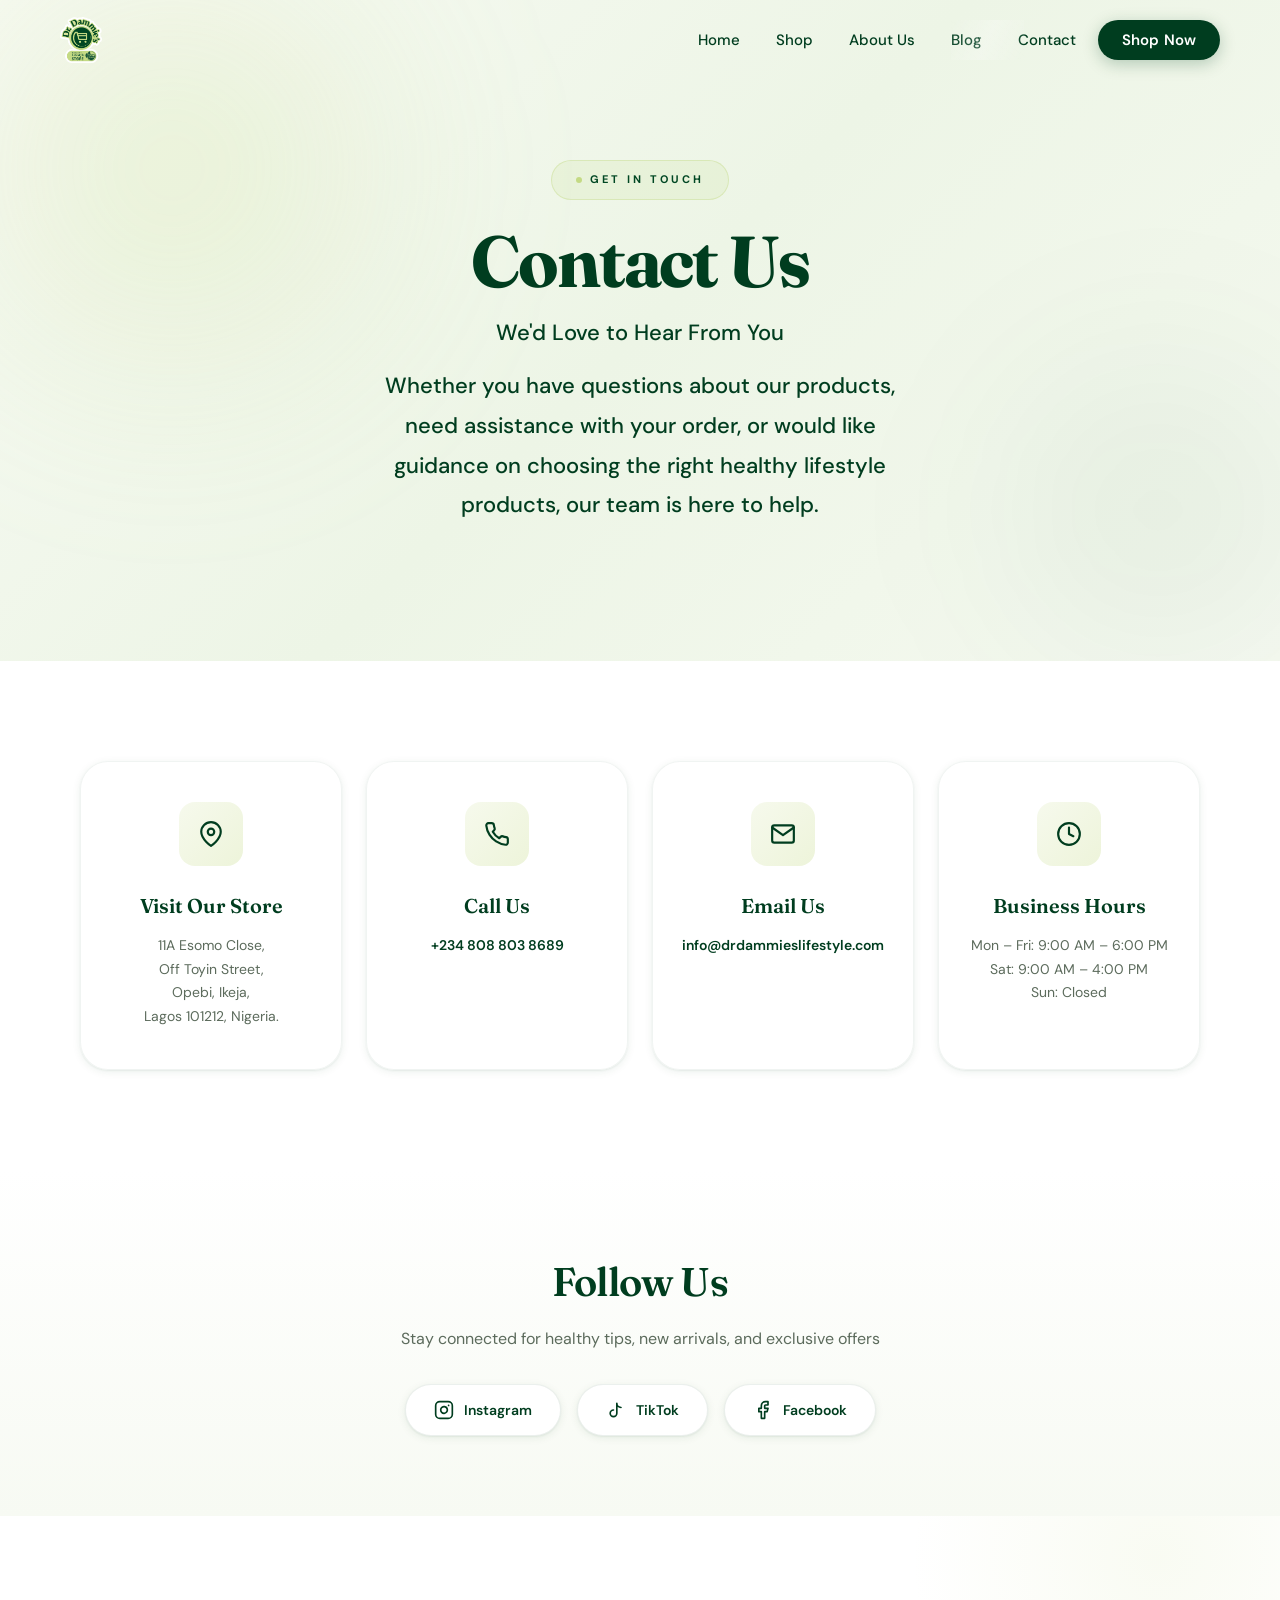
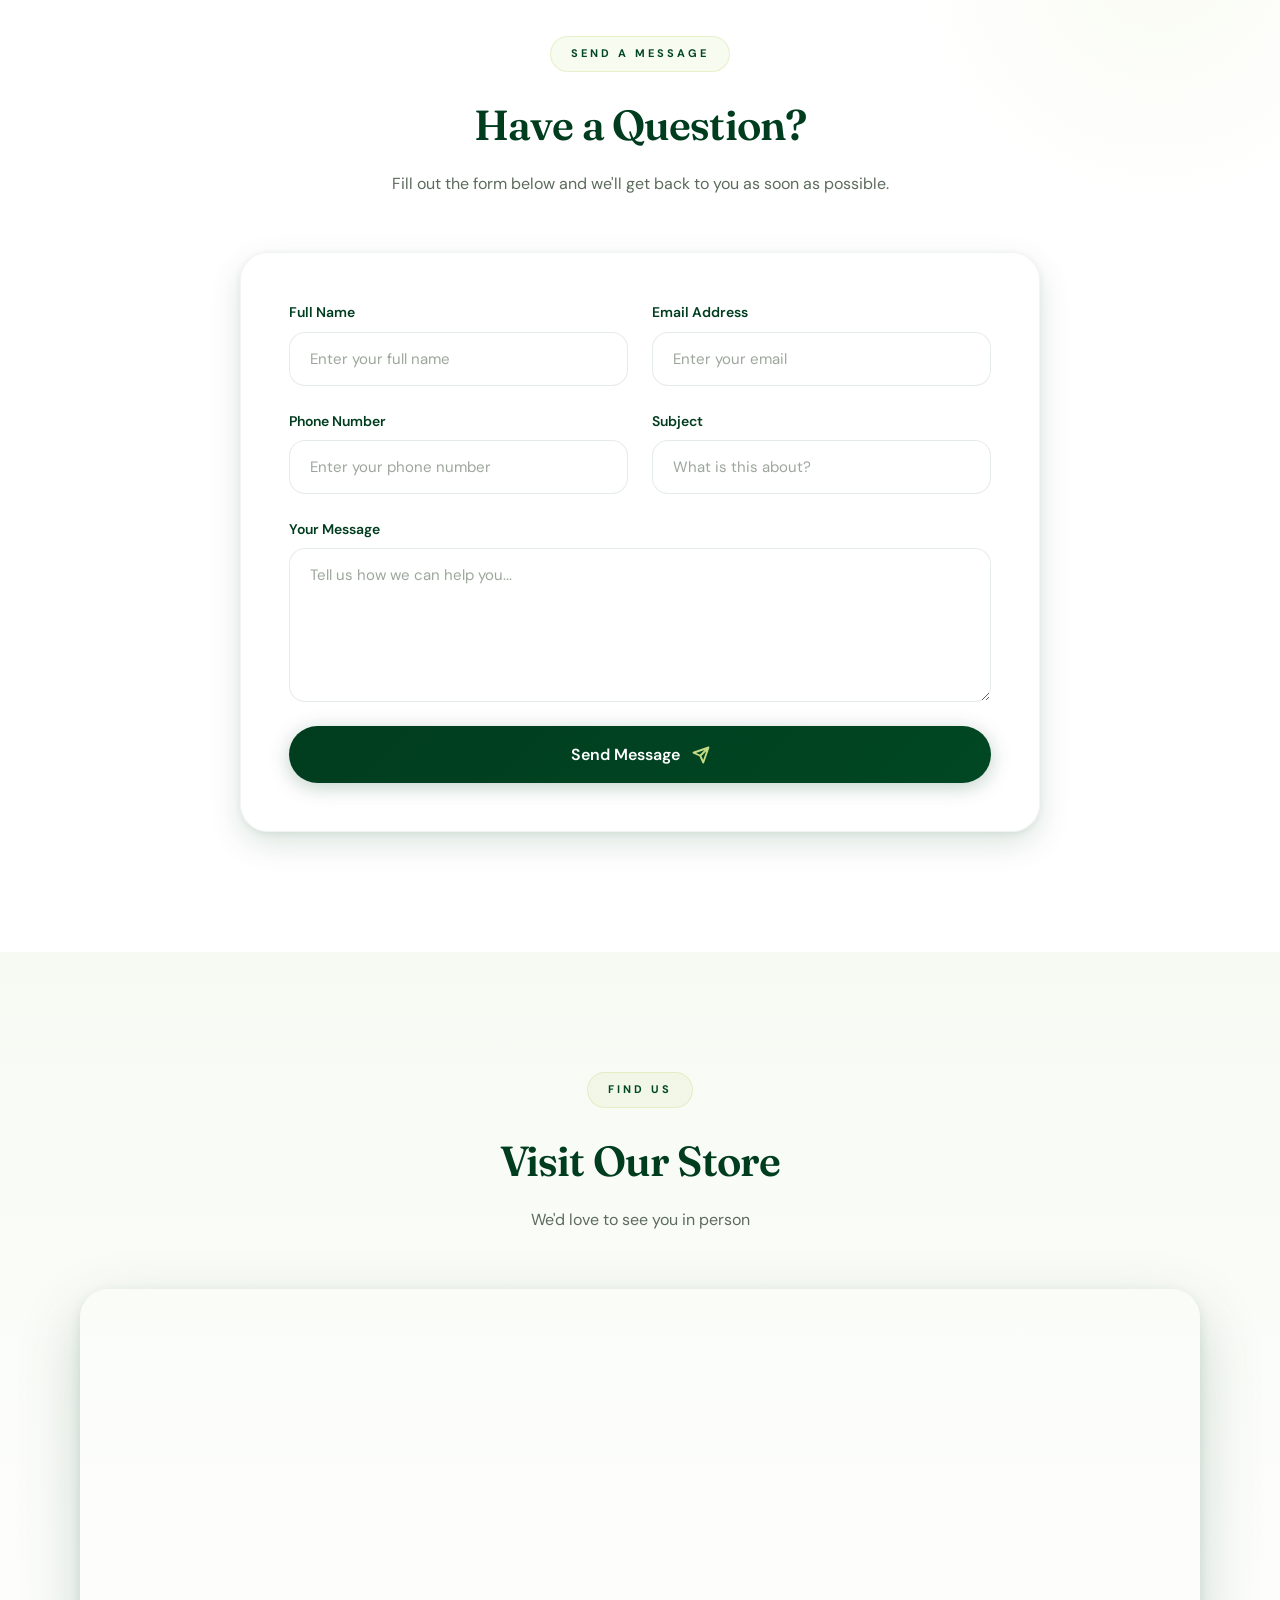
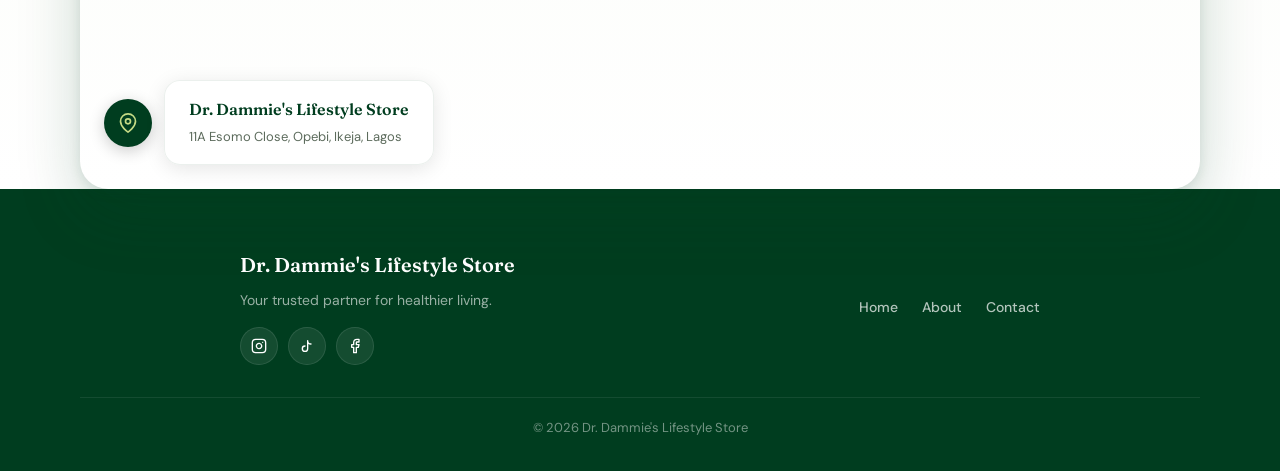
<file: contact.html>
<!DOCTYPE html>
<html lang="en">
<head>
    <meta charset="UTF-8">
    <meta name="viewport" content="width=device-width, initial-scale=1.0">
    <title>Contact Us | Dr. Dammie's Lifestyle Store</title>
    <link rel="preconnect" href="https://fonts.googleapis.com">
    <link rel="preconnect" href="https://fonts.gstatic.com" crossorigin>
    <link href="https://fonts.googleapis.com/css2?family=DM+Sans:opsz,wght@9..40,300;9..40,400;9..40,500;9..40,600;9..40,700&family=Fraunces:opsz,wght@9..144,300;9..144,400;9..144,500;9..144,600;9..144,700&display=swap" rel="stylesheet">
    <link rel="stylesheet" href="css/style.css">
    <link rel="stylesheet" href="css/contact.css">
<base target="_blank">
</head>
<body>

    <!-- ===== NAVIGATION ===== -->
    <nav class="navbar" id="navbar">
        <a href="index.html" class="logo">
            <img src="images/logo.png" alt="Dr. Dammie's Lifestyle Store">
        </a>
        <button class="menu-toggle" onclick="toggleMenu()" aria-label="Toggle menu">
            <span></span><span></span><span></span>
        </button>
        <ul class="nav-links" id="navLinks">
            <li><a href="index.html">Home</a></li>
            <li><a href="#">Shop</a></li>
            <li><a href="about.html">About Us</a></li>
            <li><a href="blog.html">Blog</a></li>
            <li><a href="contact.html">Contact</a></li>
            <li><a href="#" class="nav-cta">Shop Now</a></li>
        </ul>
    </nav>

    <!-- ===== HERO ===== -->
    <section class="contact-hero">
        <div class="contact-hero-bg">
            <div class="contact-hero-blob1"></div>
            <div class="contact-hero-blob2"></div>
        </div>
        <div class="contact-hero-content" data-animate="fade-up">
            <span class="contact-hero-eyebrow">Get in Touch</span>
            <h1>Contact Us</h1>
            <p>We'd Love to Hear From You</p>
            <p class="contact-hero-sub">Whether you have questions about our products, need assistance with your order, or would like guidance on choosing the right healthy lifestyle products, our team is here to help.</p>
        </div>
    </section>

    <!-- ===== CONTACT INFO CARDS ===== -->
    <section class="contact-info">
        <div class="contact-info-inner">
            <div class="contact-card" data-animate="fade-up" data-delay="0">
                <div class="contact-card-icon">
                    <svg viewBox="0 0 24 24" fill="none" stroke="currentColor" stroke-width="2" stroke-linecap="round" stroke-linejoin="round"><path d="M21 10c0 7-9 13-9 13s-9-6-9-13a9 9 0 0 1 18 0z"/><circle cx="12" cy="10" r="3"/></svg>
                </div>
                <h3>Visit Our Store</h3>
                <p>11A Esomo Close,<br>Off Toyin Street,<br>Opebi, Ikeja,<br>Lagos 101212, Nigeria.</p>
            </div>
            <div class="contact-card" data-animate="fade-up" data-delay="100">
                <div class="contact-card-icon">
                    <svg viewBox="0 0 24 24" fill="none" stroke="currentColor" stroke-width="2" stroke-linecap="round" stroke-linejoin="round"><path d="M22 16.92v3a2 2 0 0 1-2.18 2 19.79 19.79 0 0 1-8.63-3.07 19.5 19.5 0 0 1-6-6 19.79 19.79 0 0 1-3.07-8.67A2 2 0 0 1 4.11 2h3a2 2 0 0 1 2 1.72 12.84 12.84 0 0 0 .7 2.81 2 2 0 0 1-.45 2.11L8.09 9.91a16 16 0 0 0 6 6l1.27-1.27a2 2 0 0 1 2.11-.45 12.84 12.84 0 0 0 2.81.7A2 2 0 0 1 22 16.92z"/></svg>
                </div>
                <h3>Call Us</h3>
                <p><a href="tel:+2348088038689">+234 808 803 8689</a></p>
            </div>
            <div class="contact-card" data-animate="fade-up" data-delay="200">
                <div class="contact-card-icon">
                    <svg viewBox="0 0 24 24" fill="none" stroke="currentColor" stroke-width="2" stroke-linecap="round" stroke-linejoin="round"><path d="M4 4h16c1.1 0 2 .9 2 2v12c0 1.1-.9 2-2 2H4c-1.1 0-2-.9-2-2V6c0-1.1.9-2 2-2z"/><polyline points="22,6 12,13 2,6"/></svg>
                </div>
                <h3>Email Us</h3>
                <p><a href="mailto:eluemstanley@gmail.com">info@drdammieslifestyle.com</a></p>
            </div>
            <div class="contact-card" data-animate="fade-up" data-delay="300">
                <div class="contact-card-icon">
                    <svg viewBox="0 0 24 24" fill="none" stroke="currentColor" stroke-width="2" stroke-linecap="round" stroke-linejoin="round"><circle cx="12" cy="12" r="10"/><polyline points="12 6 12 12 16 14"/></svg>
                </div>
                <h3>Business Hours</h3>
                <p>Mon – Fri: 9:00 AM – 6:00 PM<br>Sat: 9:00 AM – 4:00 PM<br>Sun: Closed</p>
            </div>
        </div>
    </section>

    <!-- ===== SOCIAL LINKS ===== -->
    <section class="contact-social">
        <div class="contact-social-inner" data-animate="fade-up">
            <h2>Follow Us</h2>
            <p>Stay connected for healthy tips, new arrivals, and exclusive offers</p>
            <div class="social-links">
                <a href="#" class="social-link">
                    <svg viewBox="0 0 24 24" fill="none" stroke="currentColor" stroke-width="2" stroke-linecap="round" stroke-linejoin="round"><rect x="2" y="2" width="20" height="20" rx="5" ry="5"/><path d="M16 11.37A4 4 0 1 1 12.63 8 4 4 0 0 1 16 11.37z"/><line x1="17.5" y1="6.5" x2="17.51" y2="6.5"/></svg>
                    <span>Instagram</span>
                </a>
                <a href="#" class="social-link">
                    <svg viewBox="0 0 24 24" fill="none" stroke="currentColor" stroke-width="2" stroke-linecap="round" stroke-linejoin="round"><path d="M9 12a4 4 0 1 0 4 4V4a5 5 0 0 0 5 5"/></svg>
                    <span>TikTok</span>
                </a>
                <a href="#" class="social-link">
                    <svg viewBox="0 0 24 24" fill="none" stroke="currentColor" stroke-width="2" stroke-linecap="round" stroke-linejoin="round"><path d="M18 2h-3a5 5 0 0 0-5 5v3H7v4h3v8h4v-8h3l1-4h-4V7a1 1 0 0 1 1-1h3z"/></svg>
                    <span>Facebook</span>
                </a>
            </div>
        </div>
    </section>

    <!-- ===== CONTACT FORM ===== -->
    <section class="contact-form-section">
        <div class="contact-form-inner">
            <div class="form-header" data-animate="fade-up">
                <span class="form-eyebrow">Send a Message</span>
                <h2>Have a Question?</h2>
                <p>Fill out the form below and we'll get back to you as soon as possible.</p>
            </div>
            <form class="contact-form" data-animate="fade-up" onsubmit="event.preventDefault(); alert('Thank you! Your message has been sent.');">
                <div class="form-row">
                    <div class="form-group">
                        <label for="name">Full Name</label>
                        <input type="text" id="name" name="name" placeholder="Enter your full name" required>
                    </div>
                    <div class="form-group">
                        <label for="email">Email Address</label>
                        <input type="email" id="email" name="email" placeholder="Enter your email" required>
                    </div>
                </div>
                <div class="form-row">
                    <div class="form-group">
                        <label for="phone">Phone Number</label>
                        <input type="tel" id="phone" name="phone" placeholder="Enter your phone number">
                    </div>
                    <div class="form-group">
                        <label for="subject">Subject</label>
                        <input type="text" id="subject" name="subject" placeholder="What is this about?" required>
                    </div>
                </div>
                <div class="form-group full-width">
                    <label for="message">Your Message</label>
                    <textarea id="message" name="message" rows="6" placeholder="Tell us how we can help you..." required></textarea>
                </div>
                <button type="submit" class="form-submit-btn">
                    <span>Send Message</span>
                    <svg width="18" height="18" viewBox="0 0 24 24" fill="none" stroke="currentColor" stroke-width="2.5" stroke-linecap="round" stroke-linejoin="round"><path d="M22 2L11 13M22 2l-7 20-4-9-9-4 20-7z"/></svg>
                </button>
            </form>
        </div>
    </section>

    <!-- ===== MAP ===== -->
    <section class="contact-map">
        <div class="map-header" data-animate="fade-up">
            <span class="map-eyebrow">Find Us</span>
            <h2>Visit Our Store</h2>
            <p>We'd love to see you in person</p>
        </div>
        <div class="map-wrapper" data-animate="fade-up">
            <iframe 
                src="https://www.google.com/maps/embed?pb=!1m18!1m12!1m3!1d3963.5!2d3.35!3d6.6!2m3!1f0!2f0!3f0!3m2!1i1024!2i768!4f13.1!3m3!1m2!1s0x0%3A0x0!2zNsKwMzYnMDAuMCJOIDPCsDIxJzAwLjAiRQ!5e0!3m2!1sen!2sng!4v1" 
                width="100%" 
                height="100%" 
                style="border:0;" 
                allowfullscreen="" 
                loading="lazy" 
                referrerpolicy="no-referrer-when-downgrade">
            </iframe>
            <div class="map-overlay">
                <div class="map-pin">
                    <svg viewBox="0 0 24 24" fill="none" stroke="currentColor" stroke-width="2" stroke-linecap="round" stroke-linejoin="round"><path d="M21 10c0 7-9 13-9 13s-9-6-9-13a9 9 0 0 1 18 0z"/><circle cx="12" cy="10" r="3"/></svg>
                </div>
                <div class="map-card">
                    <h4>Dr. Dammie's Lifestyle Store</h4>
                    <p>11A Esomo Close, Opebi, Ikeja, Lagos</p>
                </div>
            </div>
        </div>
    </section>

    <!-- ===== FOOTER ===== -->
    <footer class="contact-footer">
        <div class="footer-main">
            <div class="footer-inner">
                <div class="footer-brand">
                    <h3>Dr. Dammie's Lifestyle Store</h3>
                    <p>Your trusted partner for healthier living.</p>
                    <div class="footer-social">
                        <a href="#" aria-label="Instagram">
                            <svg viewBox="0 0 24 24" fill="none" stroke="currentColor" stroke-width="2" stroke-linecap="round" stroke-linejoin="round"><rect x="2" y="2" width="20" height="20" rx="5" ry="5"/><path d="M16 11.37A4 4 0 1 1 12.63 8 4 4 0 0 1 16 11.37z"/><line x1="17.5" y1="6.5" x2="17.51" y2="6.5"/></svg>
                        </a>
                        <a href="#" aria-label="TikTok">
                            <svg viewBox="0 0 24 24" fill="none" stroke="currentColor" stroke-width="2" stroke-linecap="round" stroke-linejoin="round"><path d="M9 12a4 4 0 1 0 4 4V4a5 5 0 0 0 5 5"/></svg>
                        </a>
                        <a href="#" aria-label="Facebook">
                            <svg viewBox="0 0 24 24" fill="none" stroke="currentColor" stroke-width="2" stroke-linecap="round" stroke-linejoin="round"><path d="M18 2h-3a5 5 0 0 0-5 5v3H7v4h3v8h4v-8h3l1-4h-4V7a1 1 0 0 1 1-1h3z"/></svg>
                        </a>
                    </div>
                </div>
                <div class="footer-links">
                    <a href="index.html">Home</a>
                    <a href="about.html">About</a>
                    <a href="contact.html">Contact</a>
                </div>
            </div>
            <div class="footer-bottom">
                <p>&#169; 2026 Dr. Dammie's Lifestyle Store</p>
            </div>
        </div>
    </footer>

    <script src="js/main.js"></script>
</body>
</html>
</file>
<file: css/style.css>
/* ============================================
   DR. DAMMIE'S LIFESTYLE STORE — SHARED STYLES
   ============================================ */

:root {
    --forest:      #003D1F;
    --forest-mid:  #004723;
    --forest-light:#005C2E;
    --sage:        #C4DA84;
    --sage-light:  #D8E9A8;
    --sage-dim:    rgba(196,218,132,0.15);
    --white:       #FFFFFF;
    --off-white:   #F7FAF3;
    --text:        #1C2B1C;
    --text-muted:  #5C6B5C;
    --border:      rgba(0,71,35,0.1);

    --radius-sm:   10px;
    --radius-md:   16px;
    --radius-lg:   28px;
    --radius-pill: 999px;

    --shadow-sm:   0 1px 2px rgba(0,71,35,0.06), 0 2px 8px rgba(0,71,35,0.08);
    --shadow-md:   0 2px 6px rgba(0,71,35,0.07), 0 12px 32px rgba(0,71,35,0.14);
    --shadow-lg:   0 4px 12px rgba(0,71,35,0.10), 0 24px 64px rgba(0,71,35,0.20);
    --grain: url("data:image/svg+xml,%3Csvg xmlns='http://www.w3.org/2000/svg' width='90' height='90'%3E%3Cfilter id='n'%3E%3CfeTurbulence type='fractalNoise' baseFrequency='0.9' numOctaves='2' stitchTiles='stitch'/%3E%3C/filter%3E%3Crect width='100%25' height='100%25' filter='url(%23n)' opacity='0.045'/%3E%3C/svg%3E");

    --ease-out:    cubic-bezier(0.22, 1, 0.36, 1);
    --ease-spring: cubic-bezier(0.34, 1.56, 0.64, 1);
}

/* ---- Reset ---- */
*, *::before, *::after {
    margin: 0;
    padding: 0;
    box-sizing: border-box;
}

html {
    scroll-behavior: smooth;
    -webkit-font-smoothing: antialiased;
}

body {
    font-family: 'DM Sans', system-ui, sans-serif;
    color: var(--text);
    background: var(--white);
    line-height: 1.6;
    overflow-x: hidden;
}

a {
    text-decoration: none;
    color: inherit;
}

:focus-visible {
    outline: 2px solid var(--forest-light);
    outline-offset: 3px;
    border-radius: 4px;
}

/* ============================================
   ANIMATIONS
   ============================================ */

[data-animate] {
    opacity: 0;
    transform: translateY(30px);
    transition: opacity 0.8s var(--ease-out), transform 0.8s var(--ease-out);
}

[data-animate].animated {
    opacity: 1;
    transform: translateY(0);
}

[data-animate="fade-in"] {
    opacity: 0;
    transform: scale(0.95);
}

[data-animate="fade-in"].animated {
    opacity: 1;
    transform: scale(1);
}

/* Stagger delays */
[data-delay="0"]     { transition-delay: 0s; }
[data-delay="100"]   { transition-delay: 0.1s; }
[data-delay="200"]   { transition-delay: 0.2s; }
[data-delay="300"]   { transition-delay: 0.3s; }
[data-delay="400"]   { transition-delay: 0.4s; }
[data-delay="500"]   { transition-delay: 0.5s; }
[data-delay="600"]   { transition-delay: 0.6s; }
[data-delay="700"]   { transition-delay: 0.7s; }

/* ============================================
   NAVIGATION
   ============================================ */

.navbar {
    display: flex;
    justify-content: space-between;
    align-items: center;
    padding: 0 60px;
    height: 80px;
    background: transparent;
    position: fixed;
    top: 0;
    left: 0;
    right: 0;
    z-index: 200;
    transition: background 0.4s var(--ease-out), box-shadow 0.4s var(--ease-out);
}

.navbar.scrolled {
    background: rgba(255,255,255,0.9);
    backdrop-filter: blur(16px);
    -webkit-backdrop-filter: blur(16px);
    box-shadow: 0 1px 0 var(--border), var(--shadow-sm);
}

.logo img {
    height: 46px;
    display: block;
}

.nav-links {
    display: flex;
    list-style: none;
    gap: 8px;
    align-items: center;
}

.nav-links a {
    font-family: 'DM Sans', sans-serif;
    font-size: 15px;
    font-weight: 500;
    color: var(--forest);
    padding: 8px 14px;
    border-radius: var(--radius-sm);
    transition: background 0.2s ease, color 0.2s ease;
}

.nav-links a:hover {
    background: var(--sage-dim);
    color: var(--forest-mid);
}

.nav-cta {
    background: var(--forest) !important;
    color: var(--white) !important;
    padding: 10px 24px !important;
    border-radius: var(--radius-pill) !important;
    font-weight: 600 !important;
    letter-spacing: 0.01em;
    box-shadow: 0 4px 16px rgba(0,71,35,0.25);
    transition: transform 0.2s var(--ease-spring), box-shadow 0.2s ease !important;
    position: relative;
    overflow: hidden;
}

.nav-cta::before {
    content: '';
    position: absolute;
    top: 0;
    left: -120%;
    width: 60%;
    height: 100%;
    background: linear-gradient(115deg, transparent, rgba(255,255,255,0.25), transparent);
    transition: left 0.6s var(--ease-out);
}

.nav-cta:hover::before {
    left: 130%;
}

.nav-cta:hover {
    transform: translateY(-2px);
    box-shadow: 0 8px 24px rgba(0,71,35,0.3) !important;
    background: var(--forest-light) !important;
}

/* Hamburger */
.menu-toggle {
    display: none;
    flex-direction: column;
    justify-content: center;
    gap: 5px;
    width: 40px;
    height: 40px;
    background: none;
    border: none;
    cursor: pointer;
    padding: 6px;
    border-radius: var(--radius-sm);
    transition: background 0.2s ease;
}

.menu-toggle:hover {
    background: var(--sage-dim);
}

.menu-toggle span {
    display: block;
    width: 100%;
    height: 2px;
    background: var(--forest);
    border-radius: 2px;
    transition: transform 0.3s ease, opacity 0.3s ease;
}

.menu-toggle.open span:nth-child(1) { transform: translateY(7px) rotate(45deg); }
.menu-toggle.open span:nth-child(2) { opacity: 0; }
.menu-toggle.open span:nth-child(3) { transform: translateY(-7px) rotate(-45deg); }

/* ---- Responsive Nav ---- */
@media (max-width: 920px) {
    .menu-toggle {
        display: flex;
    }

    .navbar {
        padding: 0 24px;
    }

    .nav-links {
        display: none;
        position: fixed;
        top: 80px;
        left: 0;
        right: 0;
        background: var(--white);
        flex-direction: column;
        padding: 24px 24px 32px;
        gap: 4px;
        box-shadow: var(--shadow-md);
        border-top: 1px solid var(--border);
    }

    .nav-links.active {
        display: flex;
    }

    .nav-links a {
        width: 100%;
        padding: 12px 16px;
        font-size: 16px;
    }

    .nav-cta {
        margin-top: 8px;
        text-align: center;
    }
}

@media (max-width: 600px) {
    .navbar {
        padding: 0 16px;
        height: 70px;
    }

    .logo img {
        height: 38px;
    }

    .nav-links {
        top: 70px;
    }
}
</file>
<file: css/contact.css>
/* ============================================
   CONTACT US PAGE - CREATIVE STYLES
   ============================================ */

/* ============================================
   HERO SECTION
   ============================================ */
.contact-hero {
    padding: 160px 80px 120px;
    background: linear-gradient(135deg, #F7FAF3 0%, #EDF5E6 50%, #F5F9F0 100%);
    position: relative;
    overflow: hidden;
    min-height: 70vh;
    display: flex;
    align-items: center;
    justify-content: center;
    text-align: center;
}

.contact-hero-bg {
    position: absolute;
    inset: 0;
    pointer-events: none;
}

.contact-hero-blob1 {
    position: absolute;
    width: 600px;
    height: 600px;
    background: radial-gradient(circle, rgba(196,218,132,0.25) 0%, transparent 70%);
    border-radius: 50%;
    top: -20%;
    left: -10%;
    filter: blur(80px);
    animation: blob-float 20s ease-in-out infinite;
}

.contact-hero-blob2 {
    position: absolute;
    width: 500px;
    height: 500px;
    background: radial-gradient(circle, rgba(0,71,35,0.06) 0%, transparent 70%);
    border-radius: 50%;
    bottom: -15%;
    right: -10%;
    filter: blur(60px);
    animation: blob-float 25s ease-in-out infinite reverse;
}

.contact-hero-content {
    max-width: 700px;
    position: relative;
    z-index: 1;
}

.contact-hero-eyebrow {
    display: inline-flex;
    align-items: center;
    gap: 8px;
    font-size: 11px;
    font-weight: 700;
    letter-spacing: 3px;
    text-transform: uppercase;
    color: var(--forest-mid);
    margin-bottom: 24px;
    padding: 10px 24px;
    border-radius: var(--radius-pill);
    background: rgba(196,218,132,0.15);
    border: 1.5px solid rgba(196,218,132,0.4);
}

.contact-hero-eyebrow::before {
    content: '';
    width: 6px;
    height: 6px;
    border-radius: 50%;
    background: var(--sage);
    animation: pulse-dot 2.5s ease-in-out infinite;
}

.contact-hero h1 {
    font-family: 'Fraunces', Georgia, serif;
    font-size: clamp(42px, 6vw, 72px);
    font-weight: 700;
    color: var(--forest);
    line-height: 1.05;
    margin-bottom: 16px;
    letter-spacing: -0.03em;
}

.contact-hero p {
    font-size: 22px;
    font-weight: 500;
    color: var(--forest);
    margin-bottom: 16px;
}

.contact-hero-sub {
    font-size: 16px;
    color: var(--text-muted);
    line-height: 1.8;
    max-width: 560px;
    margin: 0 auto;
}

/* ============================================
   CONTACT INFO CARDS
   ============================================ */
.contact-info {
    padding: 100px 80px;
    background: var(--white);
    position: relative;
}

.contact-info-inner {
    max-width: 1200px;
    margin: 0 auto;
    display: grid;
    grid-template-columns: repeat(4, 1fr);
    gap: 24px;
}

.contact-card {
    padding: 40px 28px;
    border-radius: var(--radius-lg);
    background: rgba(255,255,255,0.8);
    border: 1.5px solid rgba(0,71,35,0.06);
    text-align: center;
    transition: all 0.4s var(--ease-spring);
    box-shadow: var(--shadow-sm);
}

.contact-card:hover {
    transform: translateY(-8px);
    background: var(--white);
    border-color: rgba(196,218,132,0.3);
    box-shadow: 0 20px 50px rgba(0,71,35,0.1);
}

.contact-card-icon {
    width: 64px;
    height: 64px;
    border-radius: 16px;
    background: linear-gradient(135deg, var(--sage-dim), rgba(196,218,132,0.3));
    display: flex;
    align-items: center;
    justify-content: center;
    margin: 0 auto 24px;
    transition: all 0.3s var(--ease-spring);
}

.contact-card:hover .contact-card-icon {
    transform: scale(1.1) rotate(-5deg);
    background: linear-gradient(135deg, var(--sage), rgba(196,218,132,0.5));
}

.contact-card-icon svg {
    width: 26px;
    height: 26px;
    stroke: var(--forest);
}

.contact-card h3 {
    font-family: 'Fraunces', Georgia, serif;
    font-size: 20px;
    font-weight: 600;
    color: var(--forest);
    margin-bottom: 12px;
}

.contact-card p {
    font-size: 14px;
    color: var(--text-muted);
    line-height: 1.7;
}

.contact-card a {
    color: var(--forest);
    font-weight: 600;
    transition: color 0.2s ease;
}

.contact-card a:hover {
    color: var(--forest-light);
}

/* ============================================
   SOCIAL LINKS
   ============================================ */
.contact-social {
    padding: 80px 80px;
    background: linear-gradient(180deg, var(--white) 0%, var(--off-white) 100%);
    text-align: center;
}

.contact-social-inner {
    max-width: 600px;
    margin: 0 auto;
}

.contact-social h2 {
    font-family: 'Fraunces', Georgia, serif;
    font-size: clamp(28px, 3.5vw, 40px);
    font-weight: 600;
    color: var(--forest);
    margin-bottom: 12px;
    letter-spacing: -0.02em;
}

.contact-social p {
    font-size: 16px;
    color: var(--text-muted);
    margin-bottom: 32px;
}

.social-links {
    display: flex;
    justify-content: center;
    gap: 16px;
    flex-wrap: wrap;
}

.social-link {
    display: flex;
    align-items: center;
    gap: 10px;
    padding: 14px 28px;
    border-radius: var(--radius-pill);
    background: var(--white);
    border: 1.5px solid rgba(0,71,35,0.08);
    font-size: 14px;
    font-weight: 600;
    color: var(--forest);
    transition: all 0.3s var(--ease-spring);
    box-shadow: var(--shadow-sm);
}

.social-link:hover {
    transform: translateY(-4px);
    border-color: rgba(196,218,132,0.4);
    box-shadow: 0 12px 32px rgba(0,71,35,0.1);
}

.social-link svg {
    width: 20px;
    height: 20px;
    stroke: var(--forest);
}

/* ============================================
   CONTACT FORM
   ============================================ */
.contact-form-section {
    padding: 120px 80px;
    background: var(--white);
    position: relative;
    overflow: hidden;
}

.contact-form-section::before {
    content: '';
    position: absolute;
    top: -20%;
    right: -10%;
    width: 500px;
    height: 500px;
    background: radial-gradient(circle, rgba(196,218,132,0.1) 0%, transparent 70%);
    border-radius: 50%;
    pointer-events: none;
}

.contact-form-inner {
    max-width: 800px;
    margin: 0 auto;
    position: relative;
    z-index: 1;
}

.form-header {
    text-align: center;
    margin-bottom: 56px;
}

.form-eyebrow {
    display: inline-flex;
    align-items: center;
    gap: 8px;
    font-size: 11px;
    font-weight: 700;
    letter-spacing: 3px;
    text-transform: uppercase;
    color: var(--forest-mid);
    margin-bottom: 20px;
    padding: 8px 20px;
    border-radius: var(--radius-pill);
    background: rgba(196,218,132,0.12);
    border: 1.5px solid rgba(196,218,132,0.35);
}

.form-header h2 {
    font-family: 'Fraunces', Georgia, serif;
    font-size: clamp(28px, 3.5vw, 42px);
    font-weight: 600;
    color: var(--forest);
    margin-bottom: 12px;
    letter-spacing: -0.02em;
}

.form-header p {
    font-size: 16px;
    color: var(--text-muted);
}

.contact-form {
    background: rgba(255,255,255,0.9);
    border: 1.5px solid rgba(0,71,35,0.06);
    border-radius: var(--radius-lg);
    padding: 48px;
    box-shadow: var(--shadow-md);
}

.form-row {
    display: grid;
    grid-template-columns: repeat(2, 1fr);
    gap: 24px;
    margin-bottom: 24px;
}

.form-group {
    display: flex;
    flex-direction: column;
    gap: 8px;
}

.form-group.full-width {
    grid-column: 1 / -1;
    margin-bottom: 24px;
}

.form-group label {
    font-size: 14px;
    font-weight: 600;
    color: var(--forest);
}

.form-group input,
.form-group textarea {
    padding: 16px 20px;
    border-radius: var(--radius-md);
    border: 1.5px solid rgba(0,71,35,0.1);
    background: var(--white);
    font-family: 'DM Sans', sans-serif;
    font-size: 15px;
    color: var(--text);
    outline: none;
    transition: all 0.3s ease;
}

.form-group input:focus,
.form-group textarea:focus {
    border-color: var(--sage);
    box-shadow: 0 0 0 4px rgba(196,218,132,0.15);
}

.form-group input::placeholder,
.form-group textarea::placeholder {
    color: var(--text-muted);
    opacity: 0.6;
}

.form-group textarea {
    resize: vertical;
    min-height: 150px;
}

.form-submit {
    width: 100%;
    justify-content: center;
}

/* ============================================
   MAP SECTION
   ============================================ */
.contact-map {
    padding: 120px 80px 0;
    background: linear-gradient(180deg, var(--off-white) 0%, var(--white) 100%);
    position: relative;
}

.map-header {
    text-align: center;
    margin-bottom: 56px;
}

.map-eyebrow {
    display: inline-flex;
    align-items: center;
    gap: 8px;
    font-size: 11px;
    font-weight: 700;
    letter-spacing: 3px;
    text-transform: uppercase;
    color: var(--forest-mid);
    margin-bottom: 20px;
    padding: 8px 20px;
    border-radius: var(--radius-pill);
    background: rgba(196,218,132,0.12);
    border: 1.5px solid rgba(196,218,132,0.35);
}

.map-header h2 {
    font-family: 'Fraunces', Georgia, serif;
    font-size: clamp(28px, 3.5vw, 42px);
    font-weight: 600;
    color: var(--forest);
    margin-bottom: 12px;
    letter-spacing: -0.02em;
}

.map-header p {
    font-size: 16px;
    color: var(--text-muted);
}

.map-wrapper {
    position: relative;
    width: 100%;
    height: 500px;
    border-radius: var(--radius-lg);
    overflow: hidden;
    box-shadow: var(--shadow-lg);
}

.map-wrapper iframe {
    width: 100%;
    height: 100%;
    border: 0;
    filter: grayscale(0.3) contrast(1.1);
    transition: filter 0.4s ease;
}

.map-wrapper:hover iframe {
    filter: grayscale(0) contrast(1);
}

.map-overlay {
    position: absolute;
    bottom: 24px;
    left: 24px;
    z-index: 2;
    display: flex;
    align-items: center;
    gap: 12px;
}

.map-pin {
    width: 48px;
    height: 48px;
    border-radius: 50%;
    background: var(--forest);
    display: flex;
    align-items: center;
    justify-content: center;
    box-shadow: 0 4px 16px rgba(0,0,0,0.2);
    animation: pin-bounce 2s ease-in-out infinite;
}

@keyframes pin-bounce {
    0%, 100% { transform: translateY(0); }
    50% { transform: translateY(-8px); }
}

.map-pin svg {
    width: 20px;
    height: 20px;
    stroke: var(--sage);
}

.map-card {
    padding: 16px 24px;
    border-radius: var(--radius-md);
    background: rgba(255,255,255,0.95);
    backdrop-filter: blur(12px);
    border: 1px solid rgba(0,71,35,0.08);
    box-shadow: 0 4px 20px rgba(0,0,0,0.1);
}

.map-card h4 {
    font-family: 'Fraunces', Georgia, serif;
    font-size: 16px;
    font-weight: 600;
    color: var(--forest);
    margin-bottom: 4px;
}

.map-card p {
    font-size: 13px;
    color: var(--text-muted);
}

/* ============================================
   RESPONSIVE
   ============================================ */

@media (max-width: 1100px) {
    .contact-hero,
    .contact-info,
    .contact-social,
    .contact-form-section,
    .contact-map {
        padding-left: 40px;
        padding-right: 40px;
    }

    .contact-info-inner {
        grid-template-columns: repeat(2, 1fr);
    }
}

@media (max-width: 768px) {
    .contact-hero,
    .contact-info,
    .contact-social,
    .contact-form-section,
    .contact-map {
        padding-left: 20px;
        padding-right: 20px;
        padding-top: 100px;
        padding-bottom: 80px;
    }

    .contact-hero {
        padding-top: 120px;
        min-height: auto;
    }

    .contact-hero h1 {
        font-size: 36px;
    }

    .contact-hero p {
        font-size: 18px;
    }

    .contact-info-inner {
        grid-template-columns: 1fr;
    }

    .contact-card {
        padding: 32px 24px;
    }

    .social-links {
        flex-direction: column;
        align-items: center;
    }

    .social-link {
        width: 100%;
        max-width: 280px;
        justify-content: center;
    }

    .contact-form {
        padding: 32px 24px;
    }

    .form-row {
        grid-template-columns: 1fr;
        gap: 16px;
    }

    .map-wrapper {
        height: 350px;
    }

    .map-overlay {
        bottom: 16px;
        left: 16px;
    }

    .map-card {
        padding: 12px 18px;
    }

    .map-card h4 {
        font-size: 14px;
    }

    .map-card p {
        font-size: 12px;
    }
}

@media (max-width: 480px) {
    .contact-hero h1 {
        font-size: 28px;
    }

    .contact-hero p {
        font-size: 16px;
    }

    .contact-hero-sub {
        font-size: 14px;
    }

    .contact-card-icon {
        width: 52px;
        height: 52px;
    }

    .contact-card h3 {
        font-size: 18px;
    }

    .form-header h2 {
        font-size: 24px;
    }

    .map-header h2 {
        font-size: 24px;
    }

    .map-wrapper {
        height: 280px;
    }
}

/* Reduced motion */
/* ============================================
   SIMPLE FOOTER
   ============================================ */
.contact-footer {
    background: var(--forest);
    padding: 60px 80px 32px;
}

.contact-footer .footer-inner {
    max-width: 800px;
    margin: 0 auto;
    display: flex;
    justify-content: space-between;
    align-items: center;
    gap: 40px;
    margin-bottom: 32px;
    flex-wrap: wrap;
}

.contact-footer .footer-brand h3 {
    font-family: 'Fraunces', Georgia, serif;
    font-size: 20px;
    font-weight: 600;
    color: var(--white);
    margin-bottom: 8px;
}

.contact-footer .footer-brand p {
    font-size: 14px;
    color: rgba(255,255,255,0.6);
    margin-bottom: 16px;
}

.contact-footer .footer-social {
    display: flex;
    gap: 10px;
}

.contact-footer .footer-social a {
    width: 38px;
    height: 38px;
    border-radius: 50%;
    background: rgba(255,255,255,0.08);
    border: 1px solid rgba(255,255,255,0.1);
    display: flex;
    align-items: center;
    justify-content: center;
    transition: all 0.2s ease;
}

.contact-footer .footer-social a:hover {
    background: rgba(196,218,132,0.2);
    transform: translateY(-2px);
}

.contact-footer .footer-social svg {
    width: 16px;
    height: 16px;
    stroke: var(--white);
}

.contact-footer .footer-links {
    display: flex;
    gap: 24px;
}

.contact-footer .footer-links a {
    font-size: 14px;
    font-weight: 500;
    color: rgba(255,255,255,0.7);
    transition: color 0.2s ease;
}

.contact-footer .footer-links a:hover {
    color: var(--sage);
}

.contact-footer .footer-bottom {
    border-top: 1px solid rgba(255,255,255,0.08);
    padding-top: 20px;
    text-align: center;
}

.contact-footer .footer-bottom p {
    font-size: 13px;
    color: rgba(255,255,255,0.45);
}

/* ============================================
   SUBMIT BUTTON
   ============================================ */
.form-submit-btn {
    display: inline-flex;
    align-items: center;
    justify-content: center;
    gap: 12px;
    width: 100%;
    padding: 18px 32px;
    border-radius: var(--radius-pill);
    background: linear-gradient(135deg, var(--forest) 0%, var(--forest-mid) 100%);
    color: var(--white);
    font-family: 'DM Sans', sans-serif;
    font-size: 16px;
    font-weight: 600;
    border: none;
    cursor: pointer;
    transition: all 0.3s var(--ease-spring);
    box-shadow: 0 4px 20px rgba(0,71,35,0.25);
    position: relative;
    overflow: hidden;
}

.form-submit-btn::before {
    content: '';
    position: absolute;
    top: 0;
    left: -100%;
    width: 100%;
    height: 100%;
    background: linear-gradient(90deg, transparent, rgba(255,255,255,0.15), transparent);
    transition: left 0.5s ease;
}

.form-submit-btn:hover {
    transform: translateY(-3px);
    box-shadow: 0 12px 40px rgba(0,71,35,0.35);
}

.form-submit-btn:hover::before {
    left: 100%;
}

.form-submit-btn:active {
    transform: translateY(-1px);
}

.form-submit-btn svg {
    width: 18px;
    height: 18px;
    stroke: var(--sage);
    transition: transform 0.3s ease;
}

.form-submit-btn:hover svg {
    transform: translateX(4px) rotate(-10deg);
}

/* Footer Responsive */
@media (max-width: 768px) {
    .contact-footer {
        padding: 40px 20px 24px;
    }

    .contact-footer .footer-inner {
        flex-direction: column;
        text-align: center;
        gap: 24px;
    }

    .contact-footer .footer-social {
        justify-content: center;
    }

    .contact-footer .footer-links {
        gap: 16px;
    }
}@media (prefers-reduced-motion: reduce) {
    .contact-hero-blob1,
    .contact-hero-blob2,
    .map-pin {
        animation: none;
    }
}
</file>
